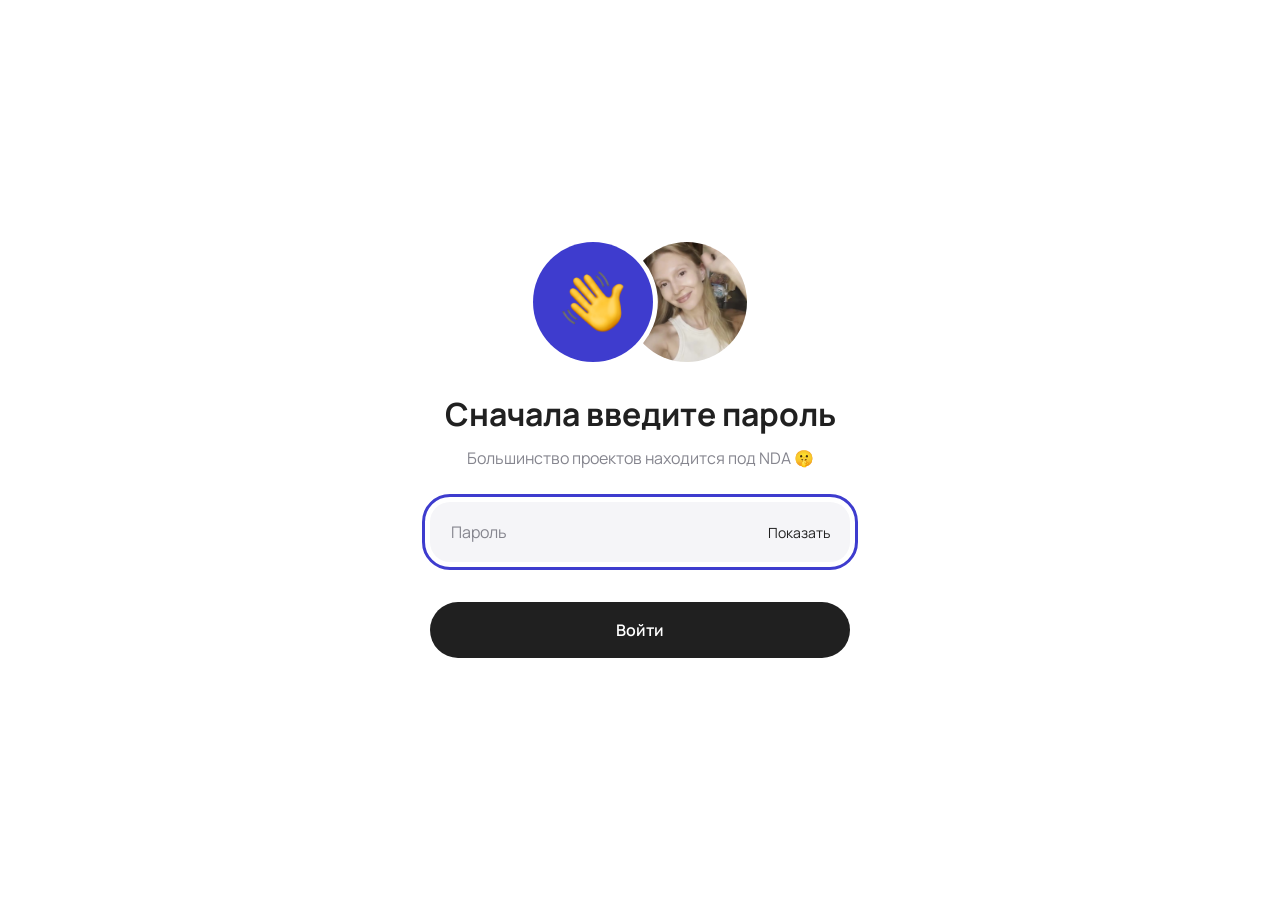
<file: index.html>
<!doctype html>
<html lang="ru"><head><meta charset="utf-8"><meta name="viewport" content="width=device-width, initial-scale=1"><meta name="description" content="Полина Романенко — продуктовый дизайнер. Опыт, проекты и дизайн-процессы."><title>Полина Романенко — Product Designer</title><link rel="stylesheet" href="./fonts.css"><link rel="stylesheet" href="./design.css"><link rel="stylesheet" href="./app.css"><script src="./app.js" defer></script></head><body>
<a class="skip-link" href="#main">К содержимому</a>
<section id="login" class="login"><form id="login-form" class="login-form"><div class="login-identity" aria-hidden="true"><div class="login-hand"><img class="login-hand-circle" src="./assets/afbcb3f1-fd90-40ee-a98f-c48a7bae42cb.svg" alt=""><img class="login-hand-wave" src="./assets/46599806-5a88-4493-9161-68c7dbea9379.webp" alt=""></div><div class="login-portrait portrait-media"><video data-src="./assets/video/portrait.mp4" poster="./assets/video/portrait.jpg" muted playsinline autoplay loop preload="none" tabindex="-1" disablepictureinpicture></video></div></div><h1>Сначала введите пароль</h1><p class="login-subtitle">Большинство проектов находится под NDA 🤫</p><div class="password-wrap"><input aria-label="Пароль" placeholder="Пароль" id="password" name="password" type="password" autocomplete="current-password" required aria-describedby="password-error"><button id="toggle-password" type="button" aria-label="Показать пароль" aria-pressed="false">Показать</button></div><p id="password-error" role="alert"></p><button type="submit" class="login-submit">Войти</button></form></section>
<main id="main" tabindex="-1" hidden></main><dialog id="dog-photo-viewer" class="photo-viewer" aria-label="Фото таксы"><button type="button" class="photo-viewer-close" aria-label="Закрыть просмотр фото" title="Закрыть" autofocus><span aria-hidden="true">×</span></button><figure class="photo-viewer-frame"><img data-src="./assets/dachshund.webp" alt="Такса в клетчатой сумке-переноске" width="3024" height="4032" decoding="async"></figure></dialog><noscript>Для демонстрационного входа включите JavaScript.</noscript></body></html>
</file>
<file: fonts.css>
@font-face {
  font-family: 'Manrope';
  font-style: normal;
  font-weight: 400;
  font-display: swap;
  src: url(./assets/xn7_YHE41ni1AdIRqAuZuw1Bx9mbZk79FO_F.ttf) format('truetype');
}
@font-face {
  font-family: 'Manrope';
  font-style: normal;
  font-weight: 500;
  font-display: swap;
  src: url(./assets/xn7_YHE41ni1AdIRqAuZuw1Bx9mbZk7PFO_F.ttf) format('truetype');
}
@font-face {
  font-family: 'Manrope';
  font-style: normal;
  font-weight: 600;
  font-display: swap;
  src: url(./assets/xn7_YHE41ni1AdIRqAuZuw1Bx9mbZk4jE-_F.ttf) format('truetype');
}
@font-face {
  font-family: 'Manrope';
  font-style: normal;
  font-weight: 700;
  font-display: swap;
  src: url(./assets/xn7_YHE41ni1AdIRqAuZuw1Bx9mbZk4aE-_F.ttf) format('truetype');
}
@font-face {
  font-family: 'Manrope';
  font-style: normal;
  font-weight: 800;
  font-display: swap;
  src: url(./assets/xn7_YHE41ni1AdIRqAuZuw1Bx9mbZk59E-_F.ttf) format('truetype');
}
</file>
<file: design.css>
.d0{background:#fff;align-content:stretch;display:flex;flex-direction:column;align-items:center;position:relative;width:100%;height:100%}
.d1{align-content:stretch;display:flex;height:80px;align-items:center;justify-content:center;overflow:clip;padding-left:60px;padding-right:60px;position:relative;flex-shrink:0;width:100%}
.d2{align-content:stretch;display:flex;flex:1 0 0;align-items:center;justify-content:space-between;max-width:1320px;min-width:1px;position:relative}
.d3{align-content:stretch;display:flex;gap:12px;align-items:center;overflow:clip;position:relative;flex-shrink:0}
.d4{position:relative;border-radius:999px;flex-shrink:0;width:52px;height:52px}
.d5{position:absolute;inset:0;pointer-events:none;border-radius:999px}
.d6{position:absolute;background:#000;inset:0;border-radius:999px}
.d7{position:absolute;max-width:none;object-fit:cover;border-radius:999px;width:100%;height:100%}
.d8{word-break:break-word;font-family:Manrope,Arial,sans-serif;font-weight:600;line-height:32px;position:relative;flex-shrink:0;color:#202020;font-size:24px;white-space:nowrap}
.d9{background:#f5f5f8;align-content:stretch;display:flex;gap:8px;height:52px;align-items:center;overflow:clip;padding-left:18px;padding-right:18px;position:relative;border-radius:1000px;flex-shrink:0}
.d10{word-break:break-word;font-family:Manrope,Arial,sans-serif;font-weight:600;line-height:20px;position:relative;flex-shrink:0;color:#202020;font-size:18px;white-space:nowrap}
.d11{position:relative;flex-shrink:0;width:20px;height:20px}
.d12{position:absolute;display:block;inset:0;max-width:none;width:100%;height:100%}
.d13{align-content:stretch;display:flex;align-items:flex-start;justify-content:center;overflow:clip;padding-bottom:60px;padding-top:80px;padding-left:60px;padding-right:60px;position:relative;flex-shrink:0;width:100%}
.d14{align-content:stretch;display:flex;flex:1 0 0;gap:100px;align-items:flex-start;max-width:1320px;min-width:1px;position:relative}
.d15{align-content:stretch;display:flex;flex:1 0 0;flex-direction:column;gap:32px;align-items:flex-start;min-width:1px;position:relative}
.d16{align-content:center;display:flex;flex-wrap:wrap;gap:24px;align-items:center;position:relative;flex-shrink:0;width:100%}
.d17{grid-template-columns:max-content;grid-template-rows:max-content;display:inline-grid;line-height:0;place-items:start;position:relative;flex-shrink:0}
.d18{grid-column:1;grid-template-columns:max-content;grid-template-rows:max-content;display:inline-grid;margin-left:0;margin-top:0;place-items:start;position:relative;grid-row:1}
.d19{grid-column:1;margin-left:0;margin-top:0;position:relative;grid-row:1;width:120px;height:120px}
.d20{grid-column:1;margin-left:29.28px;margin-top:28.87px;position:relative;grid-row:1;width:61.856px;height:61.856px}
.d21{position:absolute;inset:0;max-width:none;object-fit:cover;pointer-events:none;width:100%;height:100%}
.d22{grid-column:1;height:120px;margin-left:110px;margin-top:0;position:relative;grid-row:1;width:103.599px}
.d23{word-break:break-word;flex:1 0 0;font-family:Manrope,Arial,sans-serif;font-weight:700;line-height:72px;min-width:1px;position:relative;color:#202020;font-size:64px}
.d24{word-break:break-word;font-family:Manrope,Arial,sans-serif;font-weight:400;line-height:0;position:relative;flex-shrink:0;color:#202020;font-size:0px;width:100%}
.d25{line-height:52px;font-size:40px}
.d26{font-family:Manrope,Arial,sans-serif;font-weight:700;line-height:52px;font-size:40px}
.d27{align-content:stretch;display:flex;flex-direction:column;gap:32px;align-items:flex-start;overflow:clip;padding-top:12px;position:relative;flex-shrink:0;width:320px}
.d28{align-content:stretch;display:flex;flex-direction:column;gap:8px;align-items:flex-start;overflow:clip;position:relative;flex-shrink:0;width:100%}
.d29{word-break:break-word;font-family:Manrope,Arial,sans-serif;font-weight:400;line-height:20px;position:relative;flex-shrink:0;color:#85858e;font-size:16px;width:100%}
.d30{align-content:stretch;display:flex;flex-direction:column;gap:16px;align-items:flex-start;position:relative;flex-shrink:0;width:100%}
.d31{align-content:stretch;display:flex;gap:16px;align-items:center;position:relative;flex-shrink:0;width:100%}
.d32{overflow:clip;position:relative;border-radius:53.333px;flex-shrink:0;width:40px;height:40px}
.d33{word-break:break-word;align-content:stretch;display:flex;flex:1 0 0;flex-direction:column;gap:4px;align-items:flex-start;min-width:1px;position:relative;white-space:nowrap}
.d34{font-family:Manrope,Arial,sans-serif;font-weight:600;line-height:28px;position:relative;flex-shrink:0;color:#202020;font-size:20px}
.d35{font-family:Manrope,Arial,sans-serif;font-weight:400;line-height:20px;position:relative;flex-shrink:0;color:#85858e;font-size:16px}
.d36{position:relative;flex-shrink:0;width:40px;height:40px}
.d37{--tx:-50%;translate:var(--tx,0) var(--ty,0);position:absolute;aspect-ratio:320/320;bottom:0;left:50%;border-radius:53.333px;top:0}
.d38{position:absolute;inset:0;max-width:none;object-fit:cover;pointer-events:none;border-radius:53.333px;width:100%;height:100%}
.d39{background:#303030;overflow:clip;position:relative;border-radius:53.333px;flex-shrink:0;width:40px;height:40px}
.d40{position:absolute;inset:39.06% 7.99% 39.61% 7.81%}
.d41{font-family:Manrope,Arial,sans-serif;font-weight:600;line-height:0;position:relative;flex-shrink:0;color:#202020;font-size:20px}
.d42{line-height:28px}
.d43{font-family:Manrope,Arial,sans-serif;font-weight:400;line-height:28px}
.d44{font-family:Manrope,Arial,sans-serif;font-weight:400;line-height:0;position:relative;flex-shrink:0;color:#85858e;font-size:16px}
.d45{line-height:20px}
.d46{align-content:stretch;display:flex;flex-direction:column;gap:16px;align-items:flex-start;overflow:clip;position:relative;flex-shrink:0;width:100%}
.d47{word-break:break-word;align-content:stretch;display:flex;flex-direction:column;gap:8px;align-items:flex-start;position:relative;flex-shrink:0;width:100%}
.d48{font-family:Manrope,Arial,sans-serif;font-weight:400;line-height:20px;position:relative;flex-shrink:0;color:#85858e;font-size:16px;width:100%}
.d49{font-family:Manrope,Arial,sans-serif;font-weight:500;line-height:28px;position:relative;flex-shrink:0;color:#202020;font-size:20px;width:100%}
.d50{align-content:stretch;display:flex;flex-direction:column;align-items:center;overflow:clip;padding-bottom:28px;padding-left:60px;padding-right:60px;position:relative;flex-shrink:0;width:100%}
.d51{align-content:stretch;display:flex;flex-direction:column;gap:28px;align-items:flex-start;max-width:1320px;position:relative;flex-shrink:0;width:100%}
.d52{align-content:stretch;display:flex;gap:24px;align-items:center;position:relative;flex-shrink:0;width:100%}
.d53{background:#f5f5f8;align-content:stretch;display:flex;flex:1 0 0;flex-direction:column;align-items:flex-start;min-width:1px;overflow:clip;position:relative;border-radius:40px}
.d54{height:380px;position:relative;flex-shrink:0;width:100%}
.d55{position:absolute;overflow:clip;right:32px;border-radius:72px;width:72px;height:72px;top:32px}
.d56{align-content:stretch;display:flex;flex-direction:column;gap:16px;align-items:flex-start;overflow:clip;padding:32px;position:relative;flex-shrink:0;width:100%}
.d57{align-content:stretch;display:flex;gap:16px;align-items:flex-start;overflow:clip;position:relative;flex-shrink:0;width:100%}
.d58{background:#fff;align-content:stretch;display:flex;align-items:flex-start;overflow:clip;padding-left:16px;padding-right:16px;padding-top:14px;padding-bottom:14px;position:relative;border-radius:1000px;flex-shrink:0}
.d59{word-break:break-word;font-family:Manrope,Arial,sans-serif;font-weight:400;line-height:22px;position:relative;flex-shrink:0;font-size:16px;color:rgba(0,0,0,0.5);white-space:nowrap}
.d60{background:#000;align-content:stretch;display:flex;align-items:center;justify-content:center;overflow:clip;padding-left:16px;padding-right:16px;padding-top:14px;padding-bottom:14px;position:relative;border-radius:1000px;flex-shrink:0;width:50px}
.d61{position:relative;flex-shrink:0;width:22px;height:22px}
.d62{word-break:break-word;align-content:stretch;display:flex;flex-direction:column;gap:12px;align-items:flex-start;overflow:clip;position:relative;flex-shrink:0;width:100%}
.d63{font-family:Manrope,Arial,sans-serif;font-weight:600;line-height:40px;position:relative;flex-shrink:0;color:#202020;font-size:32px;width:100%}
.d64{font-family:Manrope,Arial,sans-serif;font-weight:400;line-height:18px;position:relative;flex-shrink:0;color:#85858e;font-size:14px;width:100%}
.d65{position:absolute;inset:0;pointer-events:none}
.d66{position:absolute;background:rgba(0,0,0,0.2);inset:0}
.d67{position:absolute;max-width:none;object-fit:cover;width:100%;height:100%}
.d68{background:#f5f5f8;align-content:stretch;display:flex;align-items:flex-start;overflow:clip;position:relative;border-radius:40px;flex-shrink:0;width:100%}
.d69{word-break:break-word;font-family:Manrope,Arial,sans-serif;font-weight:400;line-height:normal;font-style:normal;position:relative;flex-shrink:0;font-size:12px;color:#000;white-space:nowrap}
.d70{align-content:stretch;display:flex;flex:1 0 0;align-items:flex-start;min-width:1px;overflow:clip;padding:32px;position:relative}
.d71{align-content:stretch;display:flex;flex:1 0 0;flex-direction:column;gap:28px;align-items:flex-start;min-width:1px;padding:16px;position:relative}
.d72{font-family:Manrope,Arial,sans-serif;font-weight:400;line-height:26px;position:relative;flex-shrink:0;color:#202020;font-size:18px;width:100%}
.d73{align-content:stretch;display:flex;flex-direction:column;align-items:flex-start;overflow:clip;position:relative;align-self:stretch;flex-shrink:0;width:435px}
.d74{position:absolute;bottom:32px;overflow:clip;right:32px;border-radius:72px;width:72px;height:72px}
.d75{position:absolute;bottom:32px;right:32px;width:72px;height:72px}
.d76{--tx:-50%;translate:var(--tx,0) var(--ty,0);position:absolute;aspect-ratio:320/320;bottom:0;left:50%;border-radius:72px;top:0}
.d77{position:absolute;inset:0;max-width:none;object-fit:cover;pointer-events:none;border-radius:72px;width:100%;height:100%}
.d78{align-content:stretch;display:flex;gap:28px;align-items:flex-start;overflow:clip;position:relative;flex-shrink:0;width:100%}
.d79{align-content:stretch;display:flex;flex:1 0 0;flex-direction:column;height:404px;align-items:flex-start;min-width:1px;overflow:clip;position:relative;border-radius:40px}
.d80{position:absolute;inset:0;pointer-events:none;border-radius:40px}
.d81{position:absolute;background:#c4c4c6;inset:0;border-radius:40px}
.d82{position:absolute;max-width:none;object-fit:cover;border-radius:40px;width:100%;height:100%}
.d83{position:absolute;bottom:32px;align-content:stretch;display:flex;gap:8px;align-items:flex-start;overflow:clip;right:32px}
.d84{background:#fff;align-content:stretch;display:flex;align-items:center;justify-content:center;overflow:clip;padding-left:16px;padding-right:16px;padding-top:14px;padding-bottom:14px;position:relative;border-radius:1000px;flex-shrink:0;width:50px}
.d85{background:#fff;align-content:stretch;display:flex;align-items:center;justify-content:center;overflow:clip;padding-left:16px;padding-right:16px;padding-top:14px;padding-bottom:14px;position:relative;border-radius:1000px;flex-shrink:0}
.d86{position:absolute;background:#656565;inset:0;border-radius:40px}
.d87{position:absolute;backdrop-filter:blur(5px);background:rgba(0,0,0,0.5);bottom:0;align-content:stretch;display:flex;flex-direction:column;align-items:flex-start;left:0;overflow:clip;padding-left:40px;padding-right:40px;padding-top:26px;padding-bottom:26px;right:0}
.d88{align-content:stretch;display:flex;gap:24px;align-items:center;overflow:clip;position:relative;flex-shrink:0;width:100%}
.d89{overflow:clip;position:relative;border-radius:40px;flex-shrink:0;width:64px;height:64px}
.d90{position:absolute;background:#2a0048;inset:0}
.d91{position:absolute;left:7.2px;width:25.6px;height:25.6px;top:7.2px}
.d92{position:absolute;inset:-68.75%}
.d93{display:block;max-width:none;width:100%;height:100%}
.d94{--tx:-50%;translate:var(--tx,0) var(--ty,0);position:absolute;aspect-ratio:480/270;bottom:21%;left:calc(50%+0.2px);top:21%}
.d95{word-break:break-word;align-content:stretch;display:flex;flex:1 0 0;flex-direction:column;align-items:flex-start;min-width:1px;overflow:clip;position:relative}
.d96{font-family:Manrope,Arial,sans-serif;font-weight:400;line-height:18px;position:relative;flex-shrink:0;color:#c3c3c9;font-size:14px;width:100%}
.d97{font-family:Manrope,Arial,sans-serif;font-weight:600;line-height:40px;position:relative;flex-shrink:0;font-size:32px;color:#fff;width:100%}
.d98{background:#656565;align-content:stretch;display:flex;flex:1 0 0;flex-direction:column;height:404px;align-items:flex-start;min-width:1px;opacity:0;overflow:clip;position:relative;border-radius:40px}
.d99{background:#000;overflow:clip;position:relative;border-radius:40px;flex-shrink:0;width:64px;height:64px}
.d100{position:absolute;inset:22%}
.d101{font-family:Manrope,Arial,sans-serif;font-weight:400;line-height:26px;position:relative;flex-shrink:0;color:#c3c3c9;font-size:18px;width:100%}
.d102{align-content:stretch;display:flex;flex-direction:column;align-items:center;justify-content:center;overflow:clip;padding-left:60px;padding-right:60px;padding-top:80px;padding-bottom:80px;position:relative;flex-shrink:0;width:100%}
.d103{align-content:stretch;display:flex;align-items:center;justify-content:space-between;max-width:1320px;overflow:clip;position:relative;flex-shrink:0;width:100%}
.d104{align-content:stretch;display:flex;gap:12px;align-items:flex-start;overflow:clip;position:relative;flex-shrink:0}
.d105{word-break:break-word;font-family:Manrope,Arial,sans-serif;font-weight:400;line-height:normal;position:relative;flex-shrink:0;color:#202020;font-size:18px;white-space:nowrap}
.d106{background:#fff;align-content:stretch;display:flex;flex-direction:column;align-items:flex-start;position:relative;width:100%;height:100%}
.d107{align-content:stretch;display:flex;height:64px;align-items:center;justify-content:center;overflow:clip;padding-left:24px;padding-right:24px;position:relative;flex-shrink:0;width:100%}
.d108{align-content:stretch;display:flex;flex:1 0 0;align-items:center;justify-content:space-between;max-width:720px;min-width:1px;position:relative}
.d109{align-content:stretch;display:flex;align-items:center;overflow:clip;position:relative;flex-shrink:0}
.d110{position:relative;border-radius:999px;flex-shrink:0;width:36px;height:36px}
.d111{background:#f5f5f8;align-content:stretch;display:flex;gap:8px;height:36px;align-items:center;overflow:clip;padding-left:12px;padding-right:12px;position:relative;border-radius:1000px;flex-shrink:0}
.d112{position:relative;flex-shrink:0;width:18px;height:18px}
.d113{word-break:break-word;font-family:Manrope,Arial,sans-serif;font-weight:600;line-height:18px;position:relative;flex-shrink:0;color:#202020;font-size:14px;white-space:nowrap}
.d114{align-content:stretch;display:flex;flex-direction:column;align-items:center;overflow:clip;padding-left:24px;padding-right:24px;padding-top:40px;padding-bottom:40px;position:relative;flex-shrink:0;width:100%}
.d115{align-content:stretch;display:flex;flex-direction:column;gap:20px;align-items:flex-start;max-width:720px;position:relative;flex-shrink:0;width:100%}
.d116{grid-column:1;margin-left:0;margin-top:0;position:relative;grid-row:1;width:88px;height:88px}
.d117{grid-column:1;margin-left:21.47px;margin-top:21.17px;position:relative;grid-row:1;width:45.361px;height:45.361px}
.d118{grid-column:1;height:88px;margin-left:80.67px;margin-top:0;position:relative;grid-row:1;width:75.972px}
.d119{word-break:break-word;font-family:Manrope,Arial,sans-serif;font-weight:700;line-height:52px;min-width:100%;position:relative;flex-shrink:0;color:#202020;font-size:40px;width:min-content}
.d120{word-break:break-word;font-family:Manrope,Arial,sans-serif;font-weight:500;line-height:0;min-width:100%;position:relative;flex-shrink:0;color:#202020;font-size:24px;width:min-content}
.d121{line-height:30px}
.d122{font-family:Manrope,Arial,sans-serif;font-weight:700;line-height:30px}
.d123{word-break:break-word;font-family:Manrope,Arial,sans-serif;font-weight:500;line-height:20px;position:relative;flex-shrink:0;color:#85858e;font-size:14px;width:100%}
.d124{font-family:Manrope,Arial,sans-serif;font-weight:500;line-height:20px;position:relative;flex-shrink:0;color:#85858e;font-size:14px}
.d125{align-content:stretch;display:flex;flex-direction:column;align-items:center;overflow:clip;padding-bottom:28px;padding-left:24px;padding-right:24px;position:relative;flex-shrink:0;width:100%}
.d126{align-content:stretch;display:flex;flex-direction:column;gap:24px;align-items:flex-start;max-width:720px;position:relative;flex-shrink:0;width:100%}
.d127{background:#f5f5f8;align-content:stretch;display:flex;flex-direction:column;align-items:flex-start;overflow:clip;position:relative;border-radius:24px;flex-shrink:0;width:100%}
.d128{align-content:stretch;display:flex;flex-direction:column;height:288px;align-items:flex-start;overflow:clip;position:relative;flex-shrink:0;width:100%}
.d129{position:absolute;overflow:clip;right:20px;border-radius:48px;width:48px;height:48px;top:20px}
.d130{align-content:stretch;display:flex;flex-direction:column;gap:16px;align-items:flex-start;overflow:clip;padding:20px;position:relative;flex-shrink:0;width:100%}
.d131{align-content:stretch;display:flex;gap:12px;align-items:flex-start;overflow:clip;position:relative;flex-shrink:0;width:100%}
.d132{background:#fff;align-content:stretch;display:flex;align-items:flex-start;overflow:clip;padding-left:12px;padding-right:12px;padding-top:8px;padding-bottom:8px;position:relative;border-radius:1000px;flex-shrink:0}
.d133{word-break:break-word;font-family:Manrope,Arial,sans-serif;font-weight:400;line-height:18px;position:relative;flex-shrink:0;font-size:14px;color:rgba(0,0,0,0.5);white-space:nowrap}
.d134{background:#000;align-content:stretch;display:flex;align-items:center;justify-content:center;overflow:clip;padding-left:16px;padding-right:16px;padding-top:14px;padding-bottom:14px;position:relative;border-radius:1000px;flex-shrink:0;width:34px;height:34px}
.d135{word-break:break-word;align-content:stretch;display:flex;flex-direction:column;gap:8px;align-items:flex-start;overflow:clip;position:relative;flex-shrink:0;width:100%}
.d136{font-family:Manrope,Arial,sans-serif;font-weight:600;line-height:32px;position:relative;flex-shrink:0;color:#202020;font-size:24px;width:100%}
.d137{align-content:stretch;display:flex;flex-direction:column;align-items:flex-start;overflow:clip;padding:20px;position:relative;flex-shrink:0;width:100%}
.d138{align-content:stretch;display:flex;flex-direction:column;gap:16px;align-items:flex-start;padding:8px;position:relative;flex-shrink:0;width:100%}
.d139{height:186px;position:relative;flex-shrink:0;width:100%}
.d140{position:absolute;bottom:20px;overflow:clip;right:20px;border-radius:48px;width:48px;height:48px}
.d141{position:absolute;bottom:20px;right:20px;width:48px;height:48px}
.d142{--tx:-50%;translate:var(--tx,0) var(--ty,0);position:absolute;aspect-ratio:320/320;bottom:0;left:50%;border-radius:48px;top:0}
.d143{position:absolute;inset:0;max-width:none;object-fit:cover;pointer-events:none;border-radius:48px;width:100%;height:100%}
.d144{align-content:stretch;display:flex;flex-direction:column;height:300px;align-items:flex-start;overflow:clip;position:relative;border-radius:24px;flex-shrink:0;width:100%}
.d145{position:absolute;inset:0;pointer-events:none;border-radius:24px}
.d146{position:absolute;background:#c4c4c6;inset:0;border-radius:24px}
.d147{position:absolute;max-width:none;object-fit:cover;border-radius:24px;width:100%;height:100%}
.d148{position:absolute;bottom:24px;align-content:stretch;display:flex;gap:8px;align-items:flex-start;overflow:clip;right:24px}
.d149{background:#fff;align-content:stretch;display:flex;align-items:center;justify-content:center;overflow:clip;padding-left:12px;padding-right:12px;padding-top:8px;padding-bottom:8px;position:relative;border-radius:1000px;flex-shrink:0}
.d150{position:absolute;inset:0;max-width:none;object-fit:cover;pointer-events:none;border-radius:24px;width:100%;height:100%}
.d151{position:absolute;background:#656565;inset:0;border-radius:24px}
.d152{position:absolute;backdrop-filter:blur(5px);background:rgba(0,0,0,0.5);bottom:0;align-content:stretch;display:flex;flex-direction:column;align-items:flex-start;left:0;overflow:clip;padding-left:20px;padding-right:20px;padding-top:14px;padding-bottom:14px;right:0}
.d153{align-content:stretch;display:flex;gap:16px;align-items:center;overflow:clip;position:relative;flex-shrink:0;width:100%}
.d154{overflow:clip;position:relative;border-radius:40px;flex-shrink:0;width:48px;height:48px}
.d155{font-family:Manrope,Arial,sans-serif;font-weight:600;line-height:32px;position:relative;flex-shrink:0;font-size:24px;color:#fff;width:100%}
.d156{align-content:stretch;display:flex;flex-direction:column;align-items:center;overflow:clip;padding-bottom:80px;padding-top:40px;padding-left:24px;padding-right:24px;position:relative;flex-shrink:0;width:100%}
.d157{align-content:flex-start;display:flex;flex-direction:column;flex-wrap:wrap;gap:24px;align-items:flex-start;justify-content:center;max-width:720px;overflow:clip;position:relative;flex-shrink:0;width:100%}
.d158{background:#f5f5f8;align-content:stretch;display:flex;gap:8px;height:42px;align-items:center;overflow:clip;padding-left:12px;padding-right:12px;position:relative;border-radius:1000px;flex-shrink:0}
.d159{word-break:break-word;font-family:Manrope,Arial,sans-serif;font-weight:400;line-height:normal;position:relative;flex-shrink:0;color:#202020;font-size:14px;white-space:nowrap}
.d160{align-content:stretch;display:flex;flex-direction:column;align-items:center;overflow:clip;padding-bottom:28px;padding-top:32px;padding-left:60px;padding-right:60px;position:relative;flex-shrink:0;width:100%}
.d161{align-content:stretch;display:flex;flex-direction:column;gap:28px;align-items:center;max-width:800px;position:relative;flex-shrink:0;width:100%}
.d162{align-content:stretch;display:flex;flex-direction:column;gap:8px;align-items:flex-start;position:relative;flex-shrink:0;width:100%}
.d163{align-content:stretch;display:flex;flex-direction:column;align-items:flex-start;position:relative;flex-shrink:0;width:100%}
.d164{word-break:break-word;font-family:Manrope,Arial,sans-serif;font-weight:700;line-height:48px;position:relative;flex-shrink:0;font-size:40px;color:#222429;width:100%}
.d165{height:512px;position:relative;border-radius:16px;flex-shrink:0;width:100%}
.d166{position:absolute;inset:0;max-width:none;object-fit:cover;pointer-events:none;border-radius:16px;width:100%;height:100%}
.d167{word-break:break-word;font-family:Manrope,Arial,sans-serif;font-weight:400;line-height:26px;position:relative;flex-shrink:0;font-size:18px;color:rgba(20,22,27,0.5);width:100%}
.d168{word-break:break-word;align-content:stretch;display:flex;flex-direction:column;gap:8px;align-items:flex-start;position:relative;flex-shrink:0;color:#14161b;width:100%}
.d169{font-family:Manrope,Arial,sans-serif;font-weight:600;line-height:32px;position:relative;flex-shrink:0;font-size:24px;width:100%}
.d170{display:block;font-family:Manrope,Arial,sans-serif;font-weight:400;line-height:0;list-style-type:disc;position:relative;flex-shrink:0;font-size:18px;width:100%}
.d171{margin-bottom:0;margin-inline-start:27px}
.d172{line-height:26px}
.d173{margin-inline-start:27px}
.d174{display:block;font-family:Manrope,Arial,sans-serif;font-weight:400;line-height:0;list-style-type:decimal;position:relative;flex-shrink:0;font-size:18px;width:100%}
.d175{font-family:Manrope,Arial,sans-serif;font-weight:400;line-height:26px;position:relative;flex-shrink:0;font-size:18px;width:100%}
.d176{display:block;font-family:Manrope,Arial,sans-serif;font-weight:400;line-height:0;list-style-type:decimal;position:relative;flex-shrink:0;font-size:0px;width:100%}
.d177{line-height:26px;margin-bottom:0;margin-inline-start:calc(0*1.5*1);font-size:18px}
.d178{word-break:break-word;font-family:Manrope,Arial,sans-serif;font-weight:700}
.d179{line-height:26px;margin-inline-start:calc(0*1.5*1);font-size:18px}
.d180{align-content:stretch;display:flex;flex-direction:column;align-items:center;overflow:clip;padding-bottom:28px;padding-top:32px;padding-left:24px;padding-right:24px;position:relative;flex-shrink:0;width:100%}
.d181{align-content:stretch;display:flex;flex-direction:column;gap:28px;align-items:center;max-width:720px;position:relative;flex-shrink:0;width:100%}
.d182{word-break:break-word;font-family:Manrope,Arial,sans-serif;font-weight:600;line-height:40px;position:relative;flex-shrink:0;font-size:32px;color:#222429;width:100%}
.d183{height:400px;position:relative;border-radius:16px;flex-shrink:0;width:100%}
.d184{position:absolute;inset:0;pointer-events:none;border-radius:16px}
.d185{position:absolute;background:rgba(0,0,0,0.1);inset:0;border-radius:16px}
.d186{position:absolute;inset:0;overflow:hidden;border-radius:16px}
.d187{position:absolute;height:100%;left:-10.16%;max-width:none;top:0;width:200.23%}
.d188{word-break:break-word;font-family:Manrope,Arial,sans-serif;font-weight:400;line-height:32px;position:relative;flex-shrink:0;font-size:24px;color:rgba(0,0,0,0.5);width:920px}
.d189{font-family:Manrope,Arial,sans-serif;font-weight:400;line-height:0;position:relative;flex-shrink:0;font-size:18px;width:100%;white-space:pre-wrap}
.d190{line-height:26px;margin-bottom:0}
.d191{font-family:Manrope,Arial,sans-serif;font-weight:600;line-height:40px;position:relative;flex-shrink:0;font-size:32px;color:#222429;width:100%}
.d192{font-family:Manrope,Arial,sans-serif;font-weight:400;line-height:32px;position:relative;flex-shrink:0;font-size:24px;color:rgba(0,0,0,0.5);width:100%}
.d193{margin-bottom:0;margin-inline-start:27px;white-space:pre-wrap}
.d194{align-content:stretch;display:flex;align-items:center;justify-content:center;padding-top:48px;padding-bottom:48px;position:relative;flex-shrink:0;width:100%}
.d195{height:526px;position:relative;border-radius:16px;flex-shrink:0;width:261px}
.d196{display:block;font-family:Manrope,Arial,sans-serif;font-weight:400;line-height:0;list-style-type:decimal;font-style:normal;position:relative;flex-shrink:0;font-size:0px;letter-spacing:0.18px;width:100%}
.d197{line-height:28px;margin-bottom:0;margin-inline-start:calc(0*1.5*1);color:#222429;font-size:18px}
.d198{font-family:Manrope,Arial,sans-serif}
.d199{font-family:Manrope,Arial,sans-serif}
.d200{line-height:28px;margin-inline-start:calc(0*1.5*1);color:#222429;font-size:18px}
.d201{height:382px;position:relative;border-radius:16px;flex-shrink:0;width:190px}
.d202{font-family:Manrope,Arial,sans-serif;font-weight:600;line-height:32px;position:relative;flex-shrink:0;font-size:24px;color:#14161b;width:100%}
.d203{text-underline-position:from-font;display:block;cursor:pointer;font-family:Manrope,Arial,sans-serif;font-weight:400;line-height:26px;position:relative;flex-shrink:0;font-size:18px;color:#1976d2;text-decoration:underline;width:100%}
.d204{font-family:Manrope,Arial,sans-serif;font-weight:400;line-height:0;position:relative;flex-shrink:0;font-size:0px;width:100%}
.d205{line-height:26px;font-size:18px}
.d206{font-family:Manrope,Arial,sans-serif;font-weight:700;line-height:26px;font-size:18px}
.d207{align-content:stretch;display:flex;flex-direction:column;gap:28px;align-items:center;overflow:clip;padding-bottom:28px;padding-top:32px;padding-left:60px;padding-right:60px;position:relative;flex-shrink:0;width:100%}
.d208{height:512px;position:relative;border-radius:16px;flex-shrink:0;width:800px}
.d209{position:absolute;max-width:none;object-fit:cover;border-radius:16px;width:100%;height:100%}
.d210{align-content:stretch;display:flex;flex-direction:column;gap:72px;align-items:center;max-width:800px;position:relative;flex-shrink:0;width:100%}
.d211{align-content:stretch;display:flex;flex-direction:column;gap:24px;align-items:flex-start;position:relative;flex-shrink:0;width:100%}
.d212{word-break:break-word;display:block;font-family:Manrope,Arial,sans-serif;font-weight:600;line-height:0;list-style-type:decimal;position:relative;flex-shrink:0;font-size:32px;color:#222429;width:100%}
.d213{margin-inline-start:48px}
.d214{line-height:40px}
.d215{word-break:break-word;background:#f7f8fa;align-content:stretch;display:flex;flex-direction:column;gap:16px;align-items:flex-start;overflow:clip;padding:40px;position:relative;border-radius:40px;flex-shrink:0;font-size:24px;width:100%}
.d216{font-family:Manrope,Arial,sans-serif;font-weight:600;line-height:32px;position:relative;flex-shrink:0;color:#6c737d;white-space:nowrap}
.d217{display:block;font-family:Manrope,Arial,sans-serif;font-weight:400;line-height:0;list-style-type:decimal;min-width:100%;position:relative;flex-shrink:0;color:#14161b;width:min-content}
.d218{margin-bottom:8px;margin-inline-start:36px}
.d219{line-height:32px}
.d220{margin-inline-start:36px}
.d221{word-break:break-word;font-family:Manrope,Arial,sans-serif;font-weight:400;line-height:26px;position:relative;flex-shrink:0;font-size:18px;color:#14161b;width:100%}
.d222{height:678px;overflow:clip;position:relative;border-radius:48px;flex-shrink:0;width:100%}
.d223{--tx:-50%;translate:var(--tx,0) var(--ty,0);position:absolute;backdrop-filter:blur(12px);background:rgba(255,255,255,0.5);align-content:stretch;display:flex;align-items:center;justify-content:center;left:50%;overflow:clip;padding-left:24px;padding-right:24px;padding-top:12px;padding-bottom:12px;border-radius:32px;top:64px}
.d224{word-break:break-word;display:flex;flex-direction:column;font-family:Manrope,Arial,sans-serif;font-weight:400;justify-content:flex-end;line-height:0;position:relative;flex-shrink:0;font-size:24px;color:#d82a13;white-space:nowrap}
.d225{line-height:32px;color:#d82a13}
.d226{line-height:32px;color:#2b800e}
.d227{word-break:break-word;align-content:stretch;display:flex;flex-direction:column;gap:16px;align-items:flex-start;position:relative;flex-shrink:0;width:100%}
.d228{background:#f7f8fa;align-content:stretch;display:flex;flex-direction:column;gap:16px;align-items:flex-start;overflow:clip;padding:40px;position:relative;border-radius:40px;flex-shrink:0;font-size:24px;width:100%}
.d229{display:block;font-family:Manrope,Arial,sans-serif;font-weight:400;line-height:0;list-style-type:decimal;min-width:100%;position:relative;flex-shrink:0;color:#222429;width:min-content}
.d230{align-content:stretch;display:flex;gap:16px;align-items:flex-start;position:relative;flex-shrink:0;width:100%}
.d231{background:#f7f8fa;align-content:stretch;display:flex;flex:1 0 0;flex-direction:column;gap:24px;align-items:flex-start;min-width:1px;overflow:clip;padding:40px;position:relative;border-radius:40px;align-self:stretch}
.d232{font-family:Manrope,Arial,sans-serif;font-weight:600;line-height:32px;position:relative;flex-shrink:0;font-size:24px;color:#6c737d;width:260px}
.d233{align-content:stretch;display:flex;font-family:Manrope,Arial,sans-serif;font-weight:700;gap:10px;align-items:center;justify-content:center;line-height:48px;position:relative;flex-shrink:0;font-size:40px;white-space:nowrap}
.d234{text-decoration-skip-ink:none;text-underline-position:from-font;text-decoration:line-through;position:relative;flex-shrink:0;color:#b21b00}
.d235{opacity:.5;position:relative;flex-shrink:0;color:#14161b}
.d236{position:relative;flex-shrink:0;color:#3b961d}
.d237{font-family:Manrope,Arial,sans-serif;font-weight:400;line-height:26px;min-width:100%;position:relative;flex-shrink:0;font-size:18px;color:#9299a4;width:min-content}
.d238{font-family:Manrope,Arial,sans-serif;font-weight:600;line-height:32px;position:relative;flex-shrink:0;font-size:24px;color:#6c737d;width:100%}
.d239{word-break:break-word;align-content:stretch;display:flex;flex-direction:column;gap:24px;align-items:flex-start;position:relative;flex-shrink:0;width:100%}
.d240{display:block;font-family:Manrope,Arial,sans-serif;font-weight:600;line-height:0;list-style-type:decimal;position:relative;flex-shrink:0;font-size:32px;color:#222429;width:100%}
.d241{align-content:stretch;display:flex;flex-direction:column;gap:16px;align-items:flex-start;position:relative;flex-shrink:0;font-size:24px;width:100%}
.d242{background:#f7f8fa;align-content:stretch;display:flex;flex-direction:column;gap:16px;align-items:flex-start;overflow:clip;padding:40px;position:relative;border-radius:40px;flex-shrink:0;width:100%}
.d243{word-break:break-word;align-content:stretch;display:flex;flex-direction:column;gap:16px;align-items:flex-start;position:relative;flex-shrink:0;font-size:24px;width:100%}
.d244{background:#f7f8fa;align-content:stretch;display:flex;flex:1 0 0;flex-direction:column;gap:16px;align-items:flex-start;min-width:1px;overflow:clip;padding:40px;position:relative;border-radius:40px;align-self:stretch}
.d245{font-family:Manrope,Arial,sans-serif;font-weight:600;line-height:32px;min-width:100%;position:relative;flex-shrink:0;font-size:24px;color:#6c737d;width:min-content}
.d246{font-family:Manrope,Arial,sans-serif;font-weight:700;line-height:0;position:relative;flex-shrink:0;font-size:0px;color:#9299a4;white-space:nowrap}
.d247{line-height:48px;color:#3b961d;font-size:40px}
.d248{line-height:48px;font-size:40px}
.d249{font-family:Manrope,Arial,sans-serif;font-weight:400;line-height:32px;min-width:100%;position:relative;flex-shrink:0;font-size:24px;color:#9299a4;width:min-content}
.d250{align-content:stretch;display:flex;font-family:Manrope,Arial,sans-serif;font-weight:700;gap:24px;align-items:center;justify-content:center;line-height:48px;position:relative;flex-shrink:0;font-size:40px;white-space:nowrap}
.d251{position:relative;flex-shrink:0;color:#b21b00}
.d252{background:white;align-content:stretch;display:flex;flex-direction:column;align-items:flex-start;position:relative;width:100%;height:100%}
.d253{align-content:stretch;display:flex;flex-direction:column;gap:48px;align-items:flex-start;overflow:clip;padding-bottom:28px;padding-top:32px;padding-left:24px;padding-right:24px;position:relative;flex-shrink:0;width:100%}
.d254{height:200px;position:relative;border-radius:16px;flex-shrink:0;width:100%}
.d255{word-break:break-word;align-content:stretch;display:flex;flex-direction:column;gap:28px;align-items:flex-start;overflow:clip;position:relative;flex-shrink:0;width:100%}
.d256{font-family:Manrope,Arial,sans-serif;font-weight:600;line-height:32px;position:relative;flex-shrink:0;font-size:24px;color:#222429;width:100%}
.d257{background:#f7f8fa;align-content:stretch;display:flex;flex-direction:column;gap:16px;align-items:flex-start;overflow:clip;padding:24px;position:relative;border-radius:24px;flex-shrink:0;width:100%}
.d258{display:block;font-family:Manrope,Arial,sans-serif;font-weight:400;line-height:0;list-style-type:decimal;position:relative;flex-shrink:0;font-size:18px;color:#14161b;width:100%}
.d259{align-content:stretch;display:flex;flex-direction:column;gap:28px;align-items:flex-start;overflow:clip;position:relative;flex-shrink:0;width:100%}
.d260{font-family:Manrope,Arial,sans-serif;font-weight:400;line-height:26px;position:relative;flex-shrink:0;font-size:18px;color:#14161b;width:100%}
.d261{height:264.42px;overflow:clip;position:relative;border-radius:16px;flex-shrink:0;width:100%}
.d262{position:absolute;background:#ddd8ee;inset:0;border-radius:16px}
.d263{position:absolute;max-width:none;object-fit:contain;border-radius:16px;width:100%;height:100%}
.d264{position:absolute;backdrop-filter:blur(12px);background:rgba(255,255,255,0.7);align-content:stretch;display:flex;flex-direction:column;align-items:flex-start;left:12px;overflow:clip;padding-left:12px;padding-right:12px;padding-top:8px;padding-bottom:8px;border-radius:16px;top:16px;width:288px}
.d265{word-break:break-word;font-family:Manrope,Arial,sans-serif;font-weight:400;line-height:0;position:relative;flex-shrink:0;font-size:14px;color:#000;text-align:center;width:100%}
.d266{line-height:18px;color:#d82a13}
.d267{line-height:18px;color:#14161b}
.d268{line-height:18px;color:#2b800e}
.d269{align-content:stretch;display:flex;font-family:Manrope,Arial,sans-serif;font-weight:600;gap:8px;align-items:center;line-height:32px;overflow:clip;position:relative;flex-shrink:0;font-size:24px;width:100%;white-space:nowrap}
.d270{position:relative;flex-shrink:0;color:#9299a4}
.d271{font-family:Manrope,Arial,sans-serif;font-weight:400;line-height:26px;position:relative;flex-shrink:0;font-size:18px;color:#9299a4;width:100%}
.d272{font-family:Manrope,Arial,sans-serif;font-weight:600;line-height:0;position:relative;flex-shrink:0;font-size:32px;color:#9299a4;width:100%}
.d273{line-height:40px;color:#3b961d}
.d274{word-break:break-word;align-content:stretch;display:flex;flex-direction:column;font-family:Manrope,Arial,sans-serif;font-weight:400;gap:8px;align-items:flex-start;overflow:clip;padding-top:40px;padding-left:24px;padding-right:24px;position:relative;flex-shrink:0;width:100%}
.d275{line-height:26px;position:relative;flex-shrink:0;font-size:18px;color:#14161b;width:100%}
.d276{display:block;line-height:0;position:relative;flex-shrink:0;font-size:16px;color:#1976d2;width:100%}
.d277{cursor:pointer;line-height:22px}
.d278{align-content:stretch;display:flex;flex-direction:column;gap:80px;align-items:center;max-width:800px;position:relative;flex-shrink:0;width:100%}
.d279{word-break:break-word;font-family:Manrope,Arial,sans-serif;font-weight:600;line-height:32px;position:relative;flex-shrink:0;font-size:24px;color:#14161b;width:100%}
.d280{align-content:stretch;display:flex;flex-direction:column;gap:24px;align-items:flex-start;position:relative;flex-shrink:0;width:800px}
.d281{background:#000;height:523.583px;overflow:clip;position:relative;border-radius:49.025px;flex-shrink:0;width:100%}
.d282{position:absolute;background:#030303;height:398.08px;left:432.4px;overflow:clip;border-radius:11.766px;top:62.75px;width:183.842px}
.d283{--tx:-50%;translate:var(--tx,0) var(--ty,0);position:absolute;height:398.08px;left:50%;overflow:clip;top:0;width:183.842px}
.d284{position:absolute;height:275.518px;left:0;top:0;width:183.679px}
.d285{--tx:-50%;translate:var(--tx,0) var(--ty,0);position:absolute;filter:blur(40.2px);bottom:-60.79px;height:254.438px;left:calc(50%+6.86px);width:250.516px}
.d286{position:absolute;inset:0;opacity:.9;overflow:hidden;pointer-events:none}
.d287{position:absolute;height:115.19%;left:0;max-width:none;top:0;width:97.07%}
.d288{position:absolute;height:187.764px;left:-41.18px;mix-blend-mode:overlay;top:278.46px;width:266.204px}
.d289{position:absolute;height:233.357px;left:-41.18px;top:232.87px;width:266.204px}
.d290{position:absolute;inset:-20.92% -18.42% -21.01% -18.42%}
.d291{--tx:-50%;translate:var(--tx,0) var(--ty,0);position:absolute;backdrop-filter:blur(10.785px);bottom:52.46px;align-content:stretch;display:flex;gap:1.961px;align-items:center;justify-content:center;left:calc(50%+0.25px);padding-left:5.883px;padding-right:5.883px;padding-top:3.922px;padding-bottom:3.922px;border-radius:9.805px}
.d292{position:relative;flex-shrink:0;width:7.844px;height:7.844px}
.d293{word-break:break-word;font-family:Manrope,Arial,sans-serif;font-weight:500;line-height:9.805px;overflow:hidden;position:relative;flex-shrink:0;color:#3cff56;font-size:6.863px;text-align:center;text-overflow:ellipsis;white-space:nowrap}
.d294{position:absolute;align-content:stretch;display:flex;flex-direction:column;align-items:center;left:15.69px;top:276.01px;width:152.467px}
.d295{word-break:break-word;align-content:stretch;display:flex;flex-direction:column;gap:0.98px;align-items:flex-start;position:relative;flex-shrink:0;text-align:center;width:100%}
.d296{font-family:Manrope,Arial,sans-serif;font-weight:500;line-height:15.688px;overflow:hidden;position:relative;flex-shrink:0;font-size:11.766px;text-overflow:ellipsis;color:#fff;width:100%}
.d297{font-family:Manrope,Arial,sans-serif;font-weight:400;line-height:9.805px;position:relative;flex-shrink:0;font-size:7.844px;color:rgba(255,255,255,0.6);width:100%}
.d298{position:absolute;background:rgba(255,255,255,0.1);align-content:stretch;display:flex;align-items:center;justify-content:center;left:23.53px;padding-left:15.688px;padding-right:15.688px;padding-top:7.844px;padding-bottom:7.844px;border-radius:23.532px;top:356.9px;width:136.779px}
.d299{word-break:break-word;font-family:Manrope,Arial,sans-serif;font-weight:500;line-height:9.805px;position:relative;flex-shrink:0;font-size:7.844px;color:#fff;white-space:nowrap}
.d300{position:absolute;backdrop-filter:blur(2.451px);background:rgba(255,255,255,0.15);align-content:stretch;display:flex;align-items:center;padding:5.393px;right:9.81px;border-radius:19.61px;top:25.49px}
.d301{position:relative;flex-shrink:0;width:11.766px;height:11.766px}
.d302{position:absolute;align-content:stretch;display:flex;flex-direction:column;align-items:flex-start;left:0;top:0;width:183.728px}
.d303{align-content:stretch;display:flex;align-items:center;justify-content:space-between;padding-left:8.334px;padding-right:8.334px;position:relative;flex-shrink:0;width:100%}
.d304{height:21.571px;position:relative;flex-shrink:0;width:32.356px}
.d305{--tx:-50%;translate:var(--tx,0) var(--ty,0);word-break:break-word;position:absolute;font-family:Manrope,Arial,sans-serif;line-height:normal;left:18.05px;font-style:normal;font-size:7.35px;text-align:center;color:#fff;top:calc(50%-0.35px);letter-spacing:-0.3px;width:26.473px}
.d306{height:21.571px;position:relative;flex-shrink:0;width:32.846px}
.d307{position:absolute;inset:0 -0.21% 0 0}
.d308{position:absolute;background:#030303;height:398.08px;left:209.34px;overflow:clip;border-radius:11.766px;top:62.75px;width:183.842px}
.d309{--tx:-50%;translate:var(--tx,0) var(--ty,0);position:absolute;align-content:flex-start;display:flex;flex-wrap:wrap;gap:3.921969413757324px 3.922px;align-items:flex-start;justify-content:center;left:calc(50%+0.12px);top:124.52px;width:160.311px}
.d310{align-content:stretch;cursor:pointer;display:flex;flex-direction:column;gap:1.961px;align-items:center;padding:4.902px;position:relative;border-radius:11.766px;flex-shrink:0;width:50.495px}
.d311{aspect-ratio:1024/1024;position:relative;flex-shrink:0;width:100%}
.d312{position:absolute;inset:0;overflow:hidden;pointer-events:none}
.d313{position:absolute;left:9.14%;max-width:none;width:82.43%;height:82.43%;top:10.87%}
.d314{align-content:stretch;display:flex;flex-direction:column;gap:1.961px;align-items:center;min-height:31.375755310058594px;position:relative;flex-shrink:0;width:100%}
.d315{font-family:Manrope,Arial,sans-serif;font-weight:500;line-height:7.844px;overflow:hidden;position:relative;flex-shrink:0;font-size:6.86px;text-overflow:ellipsis;color:#fff;width:100%}
.d316{font-family:Manrope,Arial,sans-serif;font-weight:400;height:13.727px;line-height:6.863px;max-height:13.726892948150635px;min-height:13.726892948150635px;overflow:hidden;position:relative;flex-shrink:0;font-size:5.88px;color:rgba(255,255,255,0.5);text-overflow:ellipsis;width:100%}
.d317{background:rgba(255,255,255,0.1);border-color:#333;border-width:0.49px;border-style:solid;align-content:stretch;display:flex;flex-direction:column;gap:1.961px;align-items:center;padding:4.902px;position:relative;border-radius:11.766px;flex-shrink:0;width:50.495px}
.d318{position:absolute;height:116.28%;left:11.24%;max-width:none;top:-10.84%;width:77.52%}
.d319{align-content:stretch;display:flex;gap:0.98px;align-items:center;justify-content:center;position:relative;flex-shrink:0}
.d320{position:relative;flex-shrink:0;width:4.902px;height:4.902px}
.d321{word-break:break-word;font-family:Manrope,Arial,sans-serif;font-weight:500;line-height:6.863px;overflow:hidden;position:relative;flex-shrink:0;color:#00ae17;font-size:3.92px;text-align:center;text-overflow:ellipsis;white-space:nowrap}
.d322{position:absolute;right:4.41px;width:9.805px;height:9.805px;top:4.41px}
.d323{position:absolute;height:111.85%;left:12.72%;max-width:none;top:-8.61%;width:74.57%}
.d324{position:absolute;height:114.16%;left:12.3%;max-width:none;top:-9.1%;width:76.1%}
.d325{position:absolute;inset:0;max-width:none;object-position:bottom;pointer-events:none;width:100%;height:100%}
.d326{position:absolute;height:94.67%;left:3.21%;max-width:none;top:13.95%;width:93.58%}
.d327{position:absolute;height:80.38%;left:3.24%;max-width:none;top:10.47%;width:86.62%}
.d328{position:absolute;height:95.28%;left:2.91%;max-width:none;top:1.28%;width:94.19%}
.d329{position:absolute;height:132.35%;left:-13.02%;max-width:none;top:-15.86%;width:130.83%}
.d330{position:absolute;height:122.93%;left:-11.82%;max-width:none;top:-20.93%;width:126.66%}
.d331{position:absolute;height:159.33%;left:-28.5%;max-width:none;top:-31.4%;width:157.5%}
.d332{--tx:-50%;translate:var(--tx,0) var(--ty,0);position:absolute;left:calc(50%+0.24px);width:284.343px;height:284.343px;top:269.63px}
.d333{position:absolute;inset:-40.69%}
.d334{position:absolute;bottom:0;height:105.893px;left:0;width:183.842px}
.d335{position:absolute;display:contents;left:-7.84px;top:0}
.d336{--tx:-50%;translate:var(--tx,0) var(--ty,0);position:absolute;left:calc(50%+0.25px);mask-position:160.801px 0px;mask-size:183.844px 105.893px;width:505.934px;height:505.934px;top:0}
.d337{--tx:-50%;translate:var(--tx,0) var(--ty,0);position:absolute;background:rgba(255,255,255,0.2);align-content:stretch;display:flex;align-items:center;justify-content:center;left:50%;mask-position:-23.531px -68.635px;mask-size:183.844px 105.893px;padding-left:15.688px;padding-right:15.688px;padding-top:7.844px;padding-bottom:7.844px;border-radius:23.532px;top:68.63px;width:136.779px}
.d338{word-break:break-word;font-family:Manrope,Arial,sans-serif;font-weight:500;line-height:9.805px;opacity:.5;position:relative;flex-shrink:0;font-size:7.844px;color:#fff;white-space:nowrap}
.d339{position:absolute;left:-7.84px;mask-position:7.844px -38.729px;mask-size:183.844px 105.893px;overflow:clip;border-radius:419.791px;width:27.454px;height:27.454px;top:38.73px}
.d340{position:absolute;background:rgba(255,255,255,0.2);left:33.34px;mask-position:-33.336px -25.002px;mask-size:183.844px 105.893px;overflow:clip;border-radius:419.791px;width:27.454px;height:27.454px;top:25px}
.d341{position:absolute;inset:14.58% 14.58% 14.58% 14.59%}
.d342{--tx:-50%;translate:var(--tx,0) var(--ty,0);position:absolute;left:calc(50%+0.24px);mask-position:-74.516px -16.178px;mask-size:183.844px 105.893px;overflow:clip;border-radius:419.791px;width:35.298px;height:35.298px;top:16.18px}
.d343{position:absolute;background:rgba(255,255,255,0.2);left:164.72px;mask-position:-164.723px -38.729px;mask-size:183.844px 105.893px;overflow:clip;border-radius:433.108px;width:27.454px;height:27.454px;top:38.73px}
.d344{position:absolute;aspect-ratio:100/100;background:rgba(255,255,255,0.2);left:0;mix-blend-mode:hue;right:0;border-radius:50.425px;top:0}
.d345{--tx:-50%;translate:var(--tx,0) var(--ty,0);--ty:-50%;translate:var(--tx,0) var(--ty,0);position:absolute;left:50%;overflow:clip;width:16.668px;height:16.668px;top:50%}
.d346{position:absolute;display:contents;inset:0}
.d347{position:absolute;display:contents;left:1.11px;top:2.67px}
.d348{position:absolute;height:12.228px;left:1.11px;mask-position:-1.105px -2.67px;mask-size:16.668px 16.668px;top:2.67px;width:15.443px}
.d349{position:absolute;left:123.54px;mask-position:-123.539px -25.002px;mask-size:183.844px 105.893px;width:27.454px;height:27.454px;top:25px}
.d350{--tx:-50%;translate:var(--tx,0) var(--ty,0);position:absolute;left:calc(50%+0.24px);width:3.922px;height:3.922px;top:4.41px}
.d351{position:absolute;backdrop-filter:blur(0px);align-content:stretch;display:flex;flex-direction:column;gap:3.922px;align-items:center;left:0;padding-left:11.766px;padding-right:11.766px;top:0;width:183.842px}
.d352{align-content:stretch;display:flex;flex-direction:column;align-items:flex-start;position:relative;flex-shrink:0;width:183.728px}
.d353{align-content:stretch;display:flex;flex-direction:column;gap:9.805px;align-items:flex-start;position:relative;flex-shrink:0;width:100%}
.d354{align-content:stretch;display:flex;flex-direction:column;gap:9.805px;align-items:center;position:relative;flex-shrink:0;width:100%}
.d355{height:31.376px;position:relative;flex-shrink:0;width:100%}
.d356{--tx:-50%;translate:var(--tx,0) var(--ty,0);word-break:break-word;position:absolute;font-family:Manrope,Arial,sans-serif;font-weight:800;line-height:0;left:80.16px;font-size:0px;text-align:center;color:#fff;top:0;width:160.31px}
.d357{line-height:15.688px;font-size:17.649px}
.d358{line-height:15.688px;font-size:17.649px;color:rgba(255,255,255,0.5)}
.d359{align-content:stretch;display:flex;gap:2.941px;align-items:center;position:relative;border-radius:11.766px;flex-shrink:0}
.d360{background:rgba(255,255,255,0.1);align-content:stretch;display:flex;align-items:center;justify-content:center;padding-bottom:3.922px;padding-left:6.863px;padding-right:4.902px;padding-top:2.941px;position:relative;border-radius:23.532px;flex-shrink:0}
.d361{align-content:stretch;display:flex;gap:3.922px;align-items:center;position:relative;flex-shrink:0;width:100%}
.d362{align-content:stretch;display:flex;gap:0.98px;align-items:center;position:relative;flex-shrink:0}
.d363{position:relative;border-radius:5.883px;flex-shrink:0;width:19.61px;height:19.61px}
.d364{position:absolute;inset:0;overflow:hidden;pointer-events:none;border-radius:5.883px}
.d365{--tx:-50%;translate:var(--tx,0) var(--ty,0);position:absolute;left:50%;width:11.766px;height:11.766px;top:3.92px}
.d366{background:rgba(255,255,255,0.1);height:9.805px;position:relative;flex-shrink:0;width:0.49px}
.d367{align-content:stretch;display:flex;gap:2.941px;align-items:center;position:relative;flex-shrink:0}
.d368{position:relative;flex-shrink:0;width:19.61px;height:19.61px}
.d369{position:absolute;filter:blur(1.471px);left:0;border-radius:5.883px;width:19.61px;height:19.61px;top:0}
.d370{position:absolute;inset:0;max-width:none;object-position:bottom;pointer-events:none;border-radius:5.883px;width:100%;height:100%}
.d371{position:absolute;left:5.88px;mix-blend-mode:plus-lighter;width:7.844px;height:7.844px;top:5.88px}
.d372{position:absolute;filter:blur(1.716px);left:0;border-radius:5.883px;width:19.61px;height:19.61px;top:0}
.d373{position:absolute;left:0;border-radius:5.883px;width:19.61px;height:19.61px;top:0}
.d374{position:absolute;left:5.89px;mix-blend-mode:plus-lighter;width:7.844px;height:7.844px;top:5.88px}
.d375{align-content:stretch;display:flex;flex-direction:column;gap:0.49px;align-items:flex-start;position:relative;flex-shrink:0}
.d376{align-content:stretch;display:flex;gap:1.471px;align-items:center;position:relative;flex-shrink:0;width:100%}
.d377{word-break:break-word;align-content:stretch;display:flex;font-family:Manrope,Arial,sans-serif;font-weight:500;gap:1.961px;align-items:center;line-height:7.844px;position:relative;flex-shrink:0;font-size:6.863px;color:#fff;white-space:nowrap}
.d378{position:relative;flex-shrink:0}
.d379{height:7.354px;position:relative;flex-shrink:0;width:4.902px}
.d380{position:absolute;height:7.354px;left:-2.94px;top:0.73px;width:7.844px}
.d381{word-break:break-word;font-family:Manrope,Arial,sans-serif;font-weight:500;line-height:7.844px;opacity:.5;position:relative;flex-shrink:0;font-size:5.883px;color:#fff;white-space:nowrap}
.d382{background:#161616;height:360.821px;overflow:clip;position:relative;border-radius:36.605px;flex-shrink:0;width:100%}
.d383{--tx:-50%;translate:var(--tx,0) var(--ty,0);position:absolute;bottom:-34.64px;height:711.109px;left:calc(50%+0.23px);width:316.432px}
.d384{--tx:-50%;translate:var(--tx,0) var(--ty,0);position:absolute;height:711.069px;left:calc(50%+0.89px);top:0;width:822.963px}
.d385{aspect-ratio:4096/3561;position:relative;flex-shrink:0;width:100%}
.d386{height:697px;position:relative;flex-shrink:0;width:800px}
.d387{font-family:Manrope,Arial,sans-serif;font-weight:400;line-height:26px;position:relative;flex-shrink:0;color:#14161b;font-size:18px;width:100%}
.d388{aspect-ratio:4096/1419;position:relative;flex-shrink:0;width:100%}
.d389{height:341px;position:relative;flex-shrink:0;width:800px}
.d390{align-content:stretch;display:flex;flex-direction:column;gap:32px;align-items:flex-start;overflow:clip;padding-bottom:28px;padding-top:32px;padding-left:24px;padding-right:24px;position:relative;flex-shrink:0;width:100%}
.d391{word-break:break-word;font-family:Manrope,Arial,sans-serif;font-weight:600;line-height:32px;min-width:100%;position:relative;flex-shrink:0;font-size:24px;color:#14161b;width:min-content}
.d392{height:204.204px;overflow:clip;position:relative;border-radius:19.12px;flex-shrink:0;width:312px}
.d393{position:absolute;background:#000;height:204.204px;left:0;overflow:clip;border-radius:19.118px;top:0;width:312px}
.d394{position:absolute;background:#030303;height:155.259px;left:168.64px;overflow:clip;border-radius:4.59px;top:24.47px;width:71.682px}
.d395{--tx:-50%;translate:var(--tx,0) var(--ty,0);position:absolute;height:155.259px;left:50%;overflow:clip;top:0;width:71.682px}
.d396{position:absolute;height:107.465px;left:0;top:0;width:71.643px}
.d397{position:absolute;left:-3.88%;max-width:none;width:108.2%;height:108.2%;top:1.98%}
.d398{--tx:-50%;translate:var(--tx,0) var(--ty,0);position:absolute;filter:blur(15.678px);bottom:-23.71px;height:99.216px;left:calc(50%+2.67px);width:97.695px}
.d399{position:absolute;height:115.19%;left:0;max-width:none;top:0;width:97.09%}
.d400{position:absolute;height:73.242px;left:-16.06px;mix-blend-mode:overlay;top:108.62px;width:103.818px}
.d401{position:absolute;height:91.026px;left:-16.06px;top:90.83px;width:103.818px}
.d402{position:absolute;inset:-21% -18.41%}
.d403{--tx:-50%;translate:var(--tx,0) var(--ty,0);position:absolute;backdrop-filter:blur(4.206px);bottom:20.46px;align-content:stretch;display:flex;gap:0.764px;align-items:center;justify-content:center;left:calc(50%+0.1px);padding-left:2.293px;padding-right:2.293px;padding-top:1.529px;padding-bottom:1.529px;border-radius:3.822px}
.d404{position:relative;flex-shrink:0;width:3.065px;height:3.065px}
.d405{word-break:break-word;font-family:Manrope,Arial,sans-serif;font-weight:500;line-height:3.822px;overflow:hidden;position:relative;flex-shrink:0;color:#3cff56;font-size:2.675px;text-align:center;text-overflow:ellipsis;white-space:nowrap}
.d406{position:absolute;align-content:stretch;display:flex;flex-direction:column;align-items:center;left:6.12px;top:107.64px;width:59.475px}
.d407{word-break:break-word;align-content:stretch;display:flex;flex-direction:column;gap:0.382px;align-items:flex-start;position:relative;flex-shrink:0;text-align:center;width:100%}
.d408{font-family:Manrope,Arial,sans-serif;font-weight:500;line-height:6.119px;overflow:hidden;position:relative;flex-shrink:0;font-size:4.59px;text-overflow:ellipsis;color:#fff;width:100%;white-space:nowrap}
.d409{font-family:Manrope,Arial,sans-serif;font-weight:400;line-height:3.822px;position:relative;flex-shrink:0;font-size:3.058px;color:rgba(255,255,255,0.6);width:100%}
.d410{position:absolute;background:rgba(255,255,255,0.1);align-content:stretch;display:flex;align-items:center;justify-content:center;left:9.18px;padding-left:6.119px;padding-right:6.119px;padding-top:3.058px;padding-bottom:3.058px;border-radius:9.177px;top:139.19px;width:53.352px}
.d411{word-break:break-word;font-family:Manrope,Arial,sans-serif;font-weight:500;line-height:3.822px;position:relative;flex-shrink:0;font-size:3.058px;color:#fff;white-space:nowrap}
.d412{position:absolute;backdrop-filter:blur(0.956px);background:rgba(255,255,255,0.15);align-content:stretch;display:flex;align-items:center;padding:2.102px;right:3.83px;border-radius:7.648px;top:9.94px}
.d413{position:relative;flex-shrink:0;width:4.589px;height:4.589px}
.d414{position:absolute;align-content:stretch;display:flex;flex-direction:column;align-items:flex-start;left:0;top:0;width:71.654px}
.d415{align-content:stretch;display:flex;align-items:center;justify-content:space-between;padding-left:3.25px;padding-right:3.25px;position:relative;flex-shrink:0;width:100%}
.d416{height:8.412px;position:relative;flex-shrink:0;width:12.618px}
.d417{--tx:-50%;translate:var(--tx,0) var(--ty,0);word-break:break-word;position:absolute;font-family:Manrope,Arial,sans-serif;line-height:normal;left:6.31px;font-style:normal;font-size:2.87px;text-align:center;color:#fff;top:calc(50%-1.93px);letter-spacing:-0.3px;width:10.324px}
.d418{height:8.412px;position:relative;flex-shrink:0;width:12.809px}
.d419{position:absolute;inset:0 -1.24% 0 0}
.d420{position:absolute;background:#030303;height:155.259px;left:81.63px;overflow:clip;border-radius:4.59px;top:24.47px;width:71.682px}
.d421{--tx:-50%;translate:var(--tx,0) var(--ty,0);position:absolute;align-content:flex-start;display:flex;flex-wrap:wrap;gap:1.5294239521026611px 1.529px;align-items:flex-start;justify-content:center;left:calc(50%+0.05px);top:48.55px;width:62.515px}
.d422{align-content:stretch;cursor:pointer;display:flex;flex-direction:column;gap:0.765px;align-items:center;padding:1.912px;position:relative;border-radius:4.588px;flex-shrink:0;width:19.691px}
.d423{position:absolute;left:9.17%;max-width:none;width:82.64%;height:82.64%;top:10.9%}
.d424{align-content:stretch;display:flex;flex-direction:column;gap:0.765px;align-items:center;min-height:12.235391616821289px;position:relative;flex-shrink:0;width:100%}
.d425{font-family:Manrope,Arial,sans-serif;font-weight:500;line-height:3.059px;overflow:hidden;position:relative;flex-shrink:0;font-size:2.68px;text-overflow:ellipsis;color:#fff;width:100%}
.d426{font-family:Manrope,Arial,sans-serif;font-weight:400;height:5.353px;line-height:1.311px;max-height:5.352983832359314px;min-height:5.352983832359314px;overflow:hidden;position:relative;flex-shrink:0;font-size:0.44px;color:rgba(255,255,255,0.5);text-overflow:ellipsis;width:100%;white-space:nowrap}
.d427{background:rgba(255,255,255,0.1);border-color:#333;border-width:0.191px;border-style:solid;align-content:stretch;display:flex;flex-direction:column;gap:0.765px;align-items:center;padding:1.912px;position:relative;border-radius:4.588px;flex-shrink:0;width:19.691px}
.d428{position:absolute;height:116.28%;left:11.24%;max-width:none;top:-10.85%;width:77.52%}
.d429{word-break:break-word;align-content:stretch;display:flex;flex-direction:column;gap:0.382px;align-items:flex-start;position:relative;flex-shrink:0;text-align:center;width:100%;white-space:nowrap}
.d430{font-family:Manrope,Arial,sans-serif;font-weight:500;line-height:0.585px;overflow:hidden;position:relative;flex-shrink:0;font-size:0.51px;text-overflow:ellipsis;color:#fff;width:100%}
.d431{font-family:Manrope,Arial,sans-serif;font-weight:400;height:5.353px;line-height:1.311px;max-height:5.352983832359314px;min-height:5.352983832359314px;overflow:hidden;position:relative;flex-shrink:0;font-size:0.44px;color:rgba(255,255,255,0.5);text-overflow:ellipsis;width:100%}
.d432{align-content:stretch;display:flex;gap:0.382px;align-items:center;justify-content:center;position:relative;flex-shrink:0}
.d433{position:relative;flex-shrink:0;width:1.912px;height:1.912px}
.d434{word-break:break-word;font-family:Manrope,Arial,sans-serif;font-weight:500;line-height:2.676px;overflow:hidden;position:relative;flex-shrink:0;color:#00ae17;font-size:1.53px;text-align:center;text-overflow:ellipsis;white-space:nowrap}
.d435{position:absolute;right:1.72px;width:3.824px;height:3.824px;top:1.72px}
.d436{font-family:Manrope,Arial,sans-serif;font-weight:400;height:5.353px;line-height:0.512px;max-height:5.352983832359314px;min-height:5.352983832359314px;overflow:hidden;position:relative;flex-shrink:0;font-size:0.44px;color:rgba(255,255,255,0.5);text-overflow:ellipsis;width:100%}
.d437{position:absolute;height:111.86%;left:12.72%;max-width:none;top:-8.61%;width:74.63%}
.d438{position:absolute;height:114.16%;left:12.34%;max-width:none;top:-9.1%;width:76.34%}
.d439{position:absolute;height:94.34%;left:3.21%;max-width:none;top:13.91%;width:93.46%}
.d440{position:absolute;height:80.65%;left:3.25%;max-width:none;top:10.5%;width:86.96%}
.d441{position:absolute;height:95.24%;left:2.91%;max-width:none;top:1.28%;width:94.34%}
.d442{position:absolute;height:132.35%;left:-13.02%;max-width:none;top:-15.85%;width:130.84%}
.d443{position:absolute;height:159.34%;left:-28.51%;max-width:none;top:-31.39%;width:157.51%}
.d444{font-family:Manrope,Arial,sans-serif;font-weight:400;height:5.353px;line-height:0.512px;max-height:5.352983832359314px;min-height:5.352983832359314px;overflow:hidden;position:relative;flex-shrink:0;font-size:0.44px;color:rgba(255,255,255,0.5);text-overflow:ellipsis;width:100%;white-space:nowrap}
.d445{--tx:-50%;translate:var(--tx,0) var(--ty,0);position:absolute;left:calc(50%+0.09px);width:110.877px;height:110.877px;top:105.14px}
.d446{position:absolute;inset:-40.7%}
.d447{position:absolute;bottom:0;height:41.301px;left:0;width:71.682px}
.d448{position:absolute;display:contents;left:-3.06px;top:0}
.d449{--tx:-50%;translate:var(--tx,0) var(--ty,0);position:absolute;left:calc(50%+0.09px);mask-position:62.715px 0px;mask-size:71.684px 41.301px;width:197.301px;height:197.301px;top:0}
.d450{--tx:-50%;translate:var(--tx,0) var(--ty,0);position:absolute;background:rgba(255,255,255,0.2);align-content:stretch;display:flex;align-items:center;justify-content:center;left:50%;mask-position:-9.164px -26.766px;mask-size:71.684px 41.301px;padding-left:6.119px;padding-right:6.119px;padding-top:3.058px;padding-bottom:3.058px;border-radius:9.177px;top:26.77px;width:53.352px}
.d451{word-break:break-word;font-family:Manrope,Arial,sans-serif;font-weight:500;line-height:3.822px;opacity:.5;position:relative;flex-shrink:0;font-size:3.058px;color:#fff;white-space:nowrap}
.d452{--tx:-50%;translate:var(--tx,0) var(--ty,0);position:absolute;left:calc(50%+0.1px);mask-position:59.652px -3.439px;mask-size:71.684px 41.301px;width:191.178px;height:191.178px;top:3.44px}
.d453{position:absolute;height:9.177px;left:-3.06px;mask-position:3.059px -15.105px;mask-size:71.684px 41.301px;overflow:clip;border-radius:163.703px;top:15.11px;width:10.706px}
.d454{position:absolute;background:rgba(255,255,255,0.2);height:9.177px;left:13px;mask-position:-13px -9.75px;mask-size:71.684px 41.301px;overflow:clip;border-radius:163.703px;top:9.75px;width:10.706px}
.d455{--tx:-50%;translate:var(--tx,0) var(--ty,0);position:absolute;height:9.177px;left:calc(50%+0.1px);mask-position:-29.055px -6.311px;mask-size:71.684px 41.301px;overflow:clip;border-radius:163.703px;top:6.31px;width:13.765px}
.d456{position:absolute;background:rgba(255,255,255,0.2);height:9.177px;left:64.23px;mask-position:-64.23px -15.105px;mask-size:71.684px 41.301px;overflow:clip;border-radius:168.896px;top:15.11px;width:10.706px}
.d457{position:absolute;aspect-ratio:100/100;background:rgba(255,255,255,0.2);left:0;mix-blend-mode:hue;right:0;border-radius:19.664px;top:0}
.d458{--tx:-50%;translate:var(--tx,0) var(--ty,0);--ty:-50%;translate:var(--tx,0) var(--ty,0);position:absolute;left:50%;overflow:clip;width:6.5px;height:6.5px;top:50%}
.d459{position:absolute;display:contents;left:0.43px;top:1.04px}
.d460{position:absolute;height:4.768px;left:0.43px;mask-position:-0.434px -1.041px;mask-size:6.5px 6.5px;top:1.04px;width:6.022px}
.d461{position:absolute;height:12.237px;left:48.16px;mask-position:-48.164px -9.75px;mask-size:71.684px 41.301px;top:9.75px;width:10.708px}
.d462{--tx:-50%;translate:var(--tx,0) var(--ty,0);position:absolute;left:calc(50%+0.1px);width:1.529px;height:1.529px;top:1.72px}
.d463{position:absolute;backdrop-filter:blur(0px);align-content:stretch;display:flex;flex-direction:column;gap:1.529px;align-items:center;left:0;padding-left:4.59px;padding-right:4.59px;top:0;width:71.682px}
.d464{align-content:stretch;display:flex;flex-direction:column;align-items:flex-start;position:relative;flex-shrink:0;width:71.654px}
.d465{align-content:stretch;display:flex;flex-direction:column;gap:3.822px;align-items:flex-start;position:relative;flex-shrink:0;width:100%}
.d466{align-content:stretch;display:flex;flex-direction:column;gap:3.822px;align-items:center;position:relative;flex-shrink:0;width:100%}
.d467{height:12.238px;position:relative;flex-shrink:0;width:100%}
.d468{--tx:-50%;translate:var(--tx,0) var(--ty,0);word-break:break-word;position:absolute;font-family:Manrope,Arial,sans-serif;font-weight:800;line-height:0;left:31.26px;font-size:6.884px;text-align:center;color:#fff;top:0;width:62.517px}
.d469{line-height:6.119px}
.d470{line-height:6.119px;color:rgba(255,255,255,0.5)}
.d471{align-content:stretch;display:flex;gap:1.147px;align-items:center;position:relative;border-radius:4.59px;flex-shrink:0}
.d472{background:rgba(255,255,255,0.1);align-content:stretch;display:flex;align-items:center;justify-content:center;padding-bottom:1.529px;padding-left:2.675px;padding-right:1.911px;padding-top:1.147px;position:relative;border-radius:9.177px;flex-shrink:0}
.d473{align-content:stretch;display:flex;gap:1.529px;align-items:center;position:relative;flex-shrink:0;width:100%}
.d474{align-content:stretch;display:flex;gap:0.382px;align-items:center;position:relative;flex-shrink:0}
.d475{position:relative;border-radius:2.293px;flex-shrink:0;width:7.648px;height:7.648px}
.d476{position:absolute;inset:0;overflow:hidden;pointer-events:none;border-radius:2.293px}
.d477{--tx:-50%;translate:var(--tx,0) var(--ty,0);position:absolute;left:50%;width:4.59px;height:4.59px;top:1.53px}
.d478{background:rgba(255,255,255,0.1);height:3.822px;position:relative;flex-shrink:0;width:0.191px}
.d479{align-content:stretch;display:flex;gap:1.147px;align-items:center;position:relative;flex-shrink:0}
.d480{position:relative;flex-shrink:0;width:7.648px;height:7.648px}
.d481{position:absolute;filter:blur(0.573px);left:0;border-radius:2.293px;width:7.648px;height:7.648px;top:0}
.d482{position:absolute;inset:0;max-width:none;object-position:bottom;pointer-events:none;border-radius:2.293px;width:100%;height:100%}
.d483{position:absolute;left:2.29px;mix-blend-mode:plus-lighter;width:3.058px;height:3.058px;top:2.29px}
.d484{position:absolute;filter:blur(0.669px);left:0;border-radius:2.293px;width:7.648px;height:7.648px;top:0}
.d485{position:absolute;left:0;border-radius:2.293px;width:7.648px;height:7.648px;top:0}
.d486{align-content:stretch;display:flex;flex-direction:column;gap:0.191px;align-items:flex-start;position:relative;flex-shrink:0}
.d487{align-content:stretch;display:flex;gap:0.573px;align-items:center;position:relative;flex-shrink:0;width:100%}
.d488{word-break:break-word;align-content:stretch;display:flex;font-family:Manrope,Arial,sans-serif;font-weight:500;gap:0.764px;align-items:center;line-height:3.058px;position:relative;flex-shrink:0;font-size:2.675px;color:#fff;white-space:nowrap}
.d489{height:2.866px;position:relative;flex-shrink:0;width:1.911px}
.d490{position:absolute;height:2.866px;left:-1.15px;top:0.29px;width:3.058px}
.d491{word-break:break-word;font-family:Manrope,Arial,sans-serif;font-weight:500;line-height:3.058px;opacity:.5;position:relative;flex-shrink:0;font-size:2.293px;color:#fff;white-space:nowrap}
.d492{height:140.712px;overflow:clip;position:relative;border-radius:14.28px;flex-shrink:0;width:312px}
.d493{position:absolute;background:#161616;height:140.712px;left:0;overflow:clip;border-radius:14.278px;top:0;width:312px}
.d494{--tx:-50%;translate:var(--tx,0) var(--ty,0);position:absolute;bottom:-13.51px;height:277.329px;left:calc(50%+0.09px);width:123.396px}
.d495{--tx:-50%;translate:var(--tx,0) var(--ty,0);position:absolute;height:277.329px;left:calc(50%+0.35px);top:0;width:320.97px}
.d496{align-content:stretch;display:flex;flex-direction:column;align-items:flex-start;overflow:clip;position:relative;flex-shrink:0;width:100%}
.d497{aspect-ratio:1202/1045;position:relative;flex-shrink:0;width:100%}
.d498{aspect-ratio:841/733;position:relative;flex-shrink:0;width:100%}
.d499{word-break:break-word;align-content:stretch;display:flex;flex-direction:column;gap:8px;align-items:flex-start;overflow:clip;position:relative;flex-shrink:0;color:#14161b;width:100%}
.d500{aspect-ratio:2595/899;position:relative;flex-shrink:0;width:100%}
.d501{aspect-ratio:800/341;position:relative;flex-shrink:0;width:100%}
</file>
<file: app.css>
*{box-sizing:border-box}html{scroll-behavior:smooth}body{margin:0;color:#202020;background:#fff;font-family:Manrope,Arial,sans-serif}h1,h2,h3,p{margin:0}a{color:inherit;text-decoration:none}button,input{font:inherit}button{color:inherit}button:disabled{cursor:default}img{display:block}ul,ol{padding:0;margin:0}a:focus-visible,button:focus-visible,input:focus-visible{outline:3px solid #3e3cce;outline-offset:5px}main:focus{outline:none}[hidden]{display:none!important}.desktop-view{width:100%}.mobile-view{display:none}.desktop-view>div,.mobile-view>div{min-height:100vh;height:auto}.site-header{position:sticky!important;top:0;z-index:20;background:rgba(255,255,255,.96);backdrop-filter:blur(12px);transition:transform .25s ease;overflow:visible!important}.site-header.header-hidden{transform:translateY(-105%)}.site-header:focus-within{transform:translateY(0)!important}.project-card{transition:transform .25s ease,box-shadow .25s ease;isolation:isolate}.project-card:focus-visible{outline-offset:5px}.project-card:focus-visible .click-badge{background:#3e3cce!important}.click-badge{transition:background-color .25s ease}.identity{border-radius:12px}.skip-link{position:fixed;z-index:100;top:10px;left:10px;padding:12px 18px;background:#3e3cce;color:white;border-radius:24px;transform:translateY(-200%)}.skip-link:focus{transform:translateY(0)}.login{min-height:100svh;display:grid;place-items:center;padding:24px}.login-form{width:min(100%,420px)}.login-mark{width:64px;height:64px;border-radius:50%;display:grid;place-items:center;background:#3e3cce;color:#fff;font-size:28px;font-weight:700;margin-bottom:32px}.login h1{font-size:32px;line-height:1.25;margin-bottom:36px}.login label{display:block;font-size:16px;margin-bottom:12px}.password-wrap{position:relative}.password-wrap input{width:100%;height:60px;border:1px solid transparent;border-radius:20px;padding:16px 110px 16px 20px;background:#f5f5f8;color:#202020}.password-wrap button{position:absolute;right:8px;top:8px;min-height:44px;border:0;background:transparent;padding:0 12px;border-radius:14px;font-size:14px;cursor:pointer}#password-error{min-height:40px;font-size:14px;line-height:20px;color:#b21b00;padding-top:8px}.login-submit{height:56px;padding:0 24px;width:100%;border:0;border-radius:100px;background:#202020;color:#fff;display:flex;align-items:center;justify-content:space-between;font-weight:600;cursor:pointer}.login-submit:hover{background:#3e3cce}.login-submit span{font-size:24px}.media-slot{position:relative}.media-slot video{display:block;width:100%;height:100%;object-fit:cover}.media-pending{position:absolute;left:12px;bottom:12px;z-index:2;background:rgba(255,255,255,.9);color:#555;border-radius:16px;padding:5px 10px;font-size:11px;line-height:16px;pointer-events:none}.page-error{padding:80px 24px;max-width:800px;margin:auto}.page-error p{margin:16px 0}
@media(hover:hover){a.project-card:not(.no-hover):hover{transform:translateY(-8px);box-shadow:0 18px 40px #20202016}a.project-card:hover .click-badge{background:#3e3cce!important}}
@media(max-width:1100px){.desktop-view{display:none}.mobile-view{display:block;width:100%;max-width:650px;margin:auto}.mobile-view>div{width:100%}.mobile-view .site-header{width:100%}.login h1{font-size:28px}.mobile-view .project-card{min-width:0}.mobile-view [data-name="Project category"]{overflow:visible}.mobile-view .project-card .click-badge{min-width:34px}.mobile-view [data-name="Identity"]{min-height:44px}.mobile-view footer a{min-height:44px}.mobile-view [data-name="Contact actions"] :is(a,button){min-height:44px}.mobile-view .media-pending{font-size:9px;left:6px;bottom:6px;padding:3px 7px}}
@media(prefers-reduced-motion:reduce){html{scroll-behavior:auto}*,*::before,*::after{transition:none!important;animation:none!important}a.project-card:not(.no-hover):hover{transform:none}.site-header.header-hidden{transform:none}}
button{border:0}button:disabled{opacity:1}.mobile-view [data-name="Design practice"]{max-width:100%}.mobile-view .identity{border-radius:50%}
p,h1,h2,h3,li{word-break:normal!important;overflow-wrap:break-word}
.mobile-view [data-node-id="1:17639"],.mobile-view [data-node-id="1:17640"]{width:100%;min-width:0}.mobile-view [data-node-id="1:17640"]{overflow-wrap:normal}

/* Requested login alignment and informational-card behavior. */
.login-form{display:flex;flex-direction:column;align-items:center;text-align:center}.login h1{margin-bottom:12px}.login-subtitle{color:#85858e;font-size:16px;line-height:24px;margin-bottom:32px}.password-wrap{width:100%}.password-wrap input{text-align:center;padding-left:96px;padding-right:96px}.login-submit{justify-content:center}.project-card.no-hover{transition:none;cursor:default}

/* Restrained motion and button feedback. */
/* Leave room for the top cards to lift without being clipped. */
.desktop-view [data-node-id="I14:78881;1:12397"],.mobile-view [data-node-id="I14:78882;12:37121"]{padding-top:16px}
:root{--motion-ease:cubic-bezier(.22,1,.36,1)}
:is(a,button)[data-name="Button"]:not(:disabled),.login-submit,#toggle-password{transition:background-color .2s ease,color .2s ease,box-shadow .2s ease,transform .2s var(--motion-ease)}
.login-form{animation:quiet-enter .45s var(--motion-ease) both}
main>.desktop-view>div,main>.mobile-view>div{animation:quiet-enter .4s var(--motion-ease) both}
@keyframes quiet-enter{from{opacity:0}to{opacity:1}}
@media(hover:hover){
:is(a,button)[data-name="Button"]:not(:disabled):hover{background:#eaeaf3;transform:translateY(-1px);box-shadow:0 4px 14px #20202008}
#toggle-password:hover{background:#e6e6f0;color:#3e3cce}
.login-submit:hover{background:#3e3cce;box-shadow:0 6px 18px #3e3cce20}
}
:is(a,button)[data-name="Button"]:not(:disabled):active,.login-submit:active,#toggle-password:active{transform:scale(.985)}
@media(prefers-reduced-motion:reduce){:is(a,button)[data-name="Button"]:hover,:is(a,button)[data-name="Button"]:active,.login-submit:active,#toggle-password:active{transform:none!important}}

/* Reserve hover clearance inside the visual-card rows. */
.desktop-view [data-node-id="I14:78881;1:12407"],.desktop-view [data-node-id="I14:78881;1:36465"]{padding-top:16px}

/* Password hint belongs inside the field. */
.password-wrap input{text-align:left;padding-left:20px;padding-right:100px}.password-wrap input::placeholder{color:#85858e;opacity:1}

/* Original video assets, sized to their Figma slots. */
.media-slot{overflow:hidden;isolation:isolate}
.media-slot video.site-video{position:absolute;inset:0;display:block;width:100%;height:100%;object-fit:contain;background:transparent}
.media-slot [data-media-overlay]{position:absolute;z-index:1;pointer-events:none}
.media-slot .media-error{position:absolute;z-index:2;left:12px;right:12px;bottom:12px;border-radius:12px;padding:10px;background:#fff;color:#202020;font-size:14px;line-height:20px}
.portrait-media{mask-image:url('./assets/video/portrait-mask.svg');-webkit-mask-image:url('./assets/video/portrait-mask.svg');mask-size:100% 100%;-webkit-mask-size:100% 100%;mask-repeat:no-repeat;-webkit-mask-repeat:no-repeat}
.portrait-media video.site-video{object-fit:cover}
.video-gallery{display:flex;flex-direction:column;gap:24px;width:100%;min-width:0}
.video-gallery-overview,.video-gallery-slider{position:relative;width:100%;flex-shrink:0;border-radius:32px;background:#000;overflow:hidden}
.video-gallery-overview{aspect-ratio:2334 / 1524}
.video-gallery-slider{aspect-ratio:2334 / 1274}
.case-media-group{display:flex;flex-direction:column;gap:16px;width:100%;min-width:0}
.year-video-slot{position:relative;width:100%;height:512px;border-radius:16px;background:#fff;overflow:hidden}
.media-caption{font-size:18px;line-height:26px;color:#85858e}
@media(max-width:1100px){.video-gallery{gap:8px}.video-gallery-overview,.video-gallery-slider{border-radius:16px}.year-video-slot{height:400px}}

/* Shared identity moves from the password screen to the home hero. */
.login-identity{position:relative;flex:none;width:213.599px;height:120px;margin-bottom:32px}
.login-hand{position:absolute;left:0;top:0;width:120px;height:120px}
.login-hand-circle{display:block;width:100%;height:100%}
.login-hand-wave{position:absolute;left:24.4%;top:24.058%;width:51.547%;height:51.547%;object-fit:cover}
.login-portrait{position:absolute;left:110px;top:0;width:103.599px;height:120px;overflow:hidden}
.login-portrait video{display:block;width:100%;height:100%;object-fit:cover}
.auth-preparing{position:fixed;inset:0;visibility:hidden;pointer-events:none;overflow:hidden}
.auth-preparing>.desktop-view>div,.auth-preparing>.mobile-view>div,.auth-arriving>.desktop-view>div,.auth-arriving>.mobile-view>div{animation:none!important}
.auth-arriving{animation:auth-content-in .54s var(--motion-ease) both}
@keyframes auth-content-in{from{opacity:0}to{opacity:1}}
.auth-flight{position:fixed;z-index:100;pointer-events:none;transform-origin:0 0;will-change:transform}
.auth-flight>.login-hand,.auth-flight>.login-portrait{position:relative;left:0;top:0;width:100%;height:100%}
.year-feature{display:flex;flex-direction:column;align-items:center;width:100%;gap:0;min-width:0}
.year-feature-video{position:relative;flex:none;width:480px;height:739px;max-width:100%;background:#fff}
@media(max-width:1100px){.login-identity{width:156.642px;height:88px}.login-hand{width:88px;height:88px}.login-portrait{left:80.67px;width:75.972px;height:88px}}

/* Native, keyboard-accessible photo lightbox. */
.photo-viewer{border:0;padding:0;margin:0;inset:0;width:100vw;height:100dvh;max-width:none;max-height:none;background:transparent;color:#fff;overflow:hidden}
.photo-viewer[open]{display:grid;place-items:center}
.photo-viewer::backdrop{background:rgba(12,12,18,.86);backdrop-filter:blur(8px)}
.photo-viewer-frame{display:flex;align-items:center;justify-content:center;width:calc(100vw - 160px);height:calc(100dvh - 160px);margin:0;pointer-events:none}
.photo-viewer-frame img{display:block;width:min(100%,calc((100dvh - 160px)*.75));height:auto;max-height:100%;object-fit:contain;border-radius:24px;pointer-events:auto}
.photo-viewer-close{position:fixed;z-index:1;top:16px;right:16px;display:grid;place-items:center;width:48px;height:48px;padding:0;border:0;border-radius:50%;background:rgba(255,255,255,.16);color:#fff;cursor:pointer;font-size:32px;line-height:1;transition:background .2s ease,transform .2s ease}
@media(hover:hover){.photo-viewer-close:hover{background:rgba(255,255,255,.3);transform:scale(1.04)}}
.photo-viewer-close:active{transform:scale(.97)}
@media(max-width:1100px){.photo-viewer-frame{align-self:start;align-items:flex-start;width:calc(100vw - 96px);height:calc(100dvh - 96px);margin-top:48px}.photo-viewer-frame img{width:min(100%,calc((100dvh - 96px)*.75));border-radius:20px}.photo-viewer-close{top:0;right:0}}
@media(prefers-reduced-motion:reduce){.photo-viewer-close:hover,.photo-viewer-close:active{transform:none}}

/* Page hierarchy and decorative dog reaction. */
.breadcrumbs{align-self:stretch;display:flex;align-items:center;gap:10px;width:calc(100% - 120px);max-width:800px;margin:0 auto;padding:20px 0 0;color:#85858e;font-size:14px;line-height:24px}.breadcrumbs a{border-radius:4px;transition:color .2s}.breadcrumbs a:hover{color:#3e3cce}.breadcrumbs [aria-current]{color:#202020}.dog-burst{position:fixed;inset:0;z-index:100;pointer-events:none;overflow:hidden}.dog-burst img{position:absolute;object-fit:contain;will-change:transform,opacity}
@media(max-width:1100px){.breadcrumbs{width:calc(100% - 48px);margin:0 auto;font-size:13px;gap:8px}}

.mobile-card-description{font-size:18px;line-height:26px;color:#202020;width:100%}

/* Match the image frame geometry in the two case studies. */
.case-demo-media{border-radius:16px;overflow:hidden}.case-demo-media video.site-video{object-fit:cover;border-radius:inherit}

/* Implementation note from the year case study. */
.year-code-callout{display:flex;align-items:center;gap:24px;padding:30px;width:100%;border-radius:24px;background:#ededff;color:#222429;min-width:0}
.year-code-callout-icon{flex:none;font-size:48px;line-height:60px;letter-spacing:.48px}
.year-code-callout p{flex:1;min-width:0;font-size:18px;line-height:26px;font-weight:400}.year-code-callout strong{font-weight:700}
.back-to-top{position:fixed;z-index:30;right:24px;bottom:24px;display:grid;place-items:center;width:48px;height:48px;padding:0;border:1px solid #e4e4ed;border-radius:50%;background:rgba(245,245,248,.96);color:#3e3cce;box-shadow:0 4px 18px #20202012;cursor:pointer;transition:background .2s ease,transform .2s ease,box-shadow .2s ease}
.back-to-top svg{width:24px;height:24px;pointer-events:none}
@media(hover:hover){.back-to-top:hover{background:#ededff;transform:translateY(-2px);box-shadow:0 6px 20px #2020201a}}
.back-to-top:active{transform:scale(.96)}
@media(max-width:1100px){.year-code-callout{align-items:flex-start;gap:16px;padding:24px}.year-code-callout-icon{font-size:40px;line-height:48px}.back-to-top{right:16px;bottom:calc(16px + env(safe-area-inset-bottom,0px))}}
@media(prefers-reduced-motion:reduce){.back-to-top:hover,.back-to-top:active{transform:none}}

/* Supplied LCT mark, centered in the existing logo slot. */
.lct-logo{display:block;width:100%;height:100%;object-fit:contain;object-position:center;border-radius:50%}
</file>
